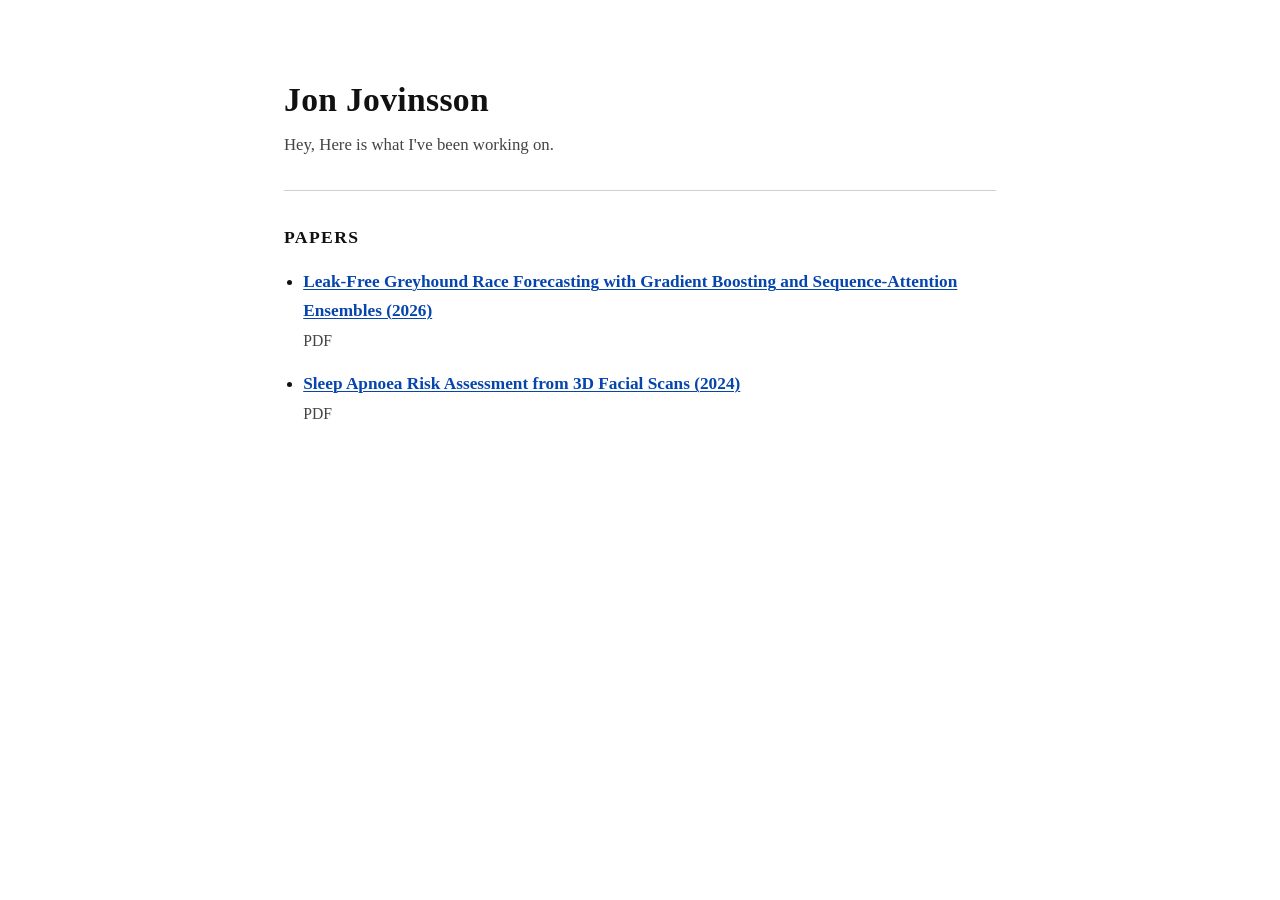
<file: index.html>
<!DOCTYPE html>
<html lang="en">
<head>
  <meta charset="utf-8">
  <meta name="viewport" content="width=device-width, initial-scale=1">
  <title>Jon Jovinsson</title>
  <style>
    :root {
      --fg: #111;
      --muted: #444;
      --rule: #cfcfcf;
      --bg: #fff;
    }

    * {
      box-sizing: border-box;
    }

    body {
      margin: 0;
      background: var(--bg);
      color: var(--fg);
      font-family: Georgia, "Times New Roman", Times, serif;
      line-height: 1.65;
    }

    main {
      max-width: 760px;
      margin: 0 auto;
      padding: 72px 24px 96px;
    }

    h1 {
      margin: 0 0 0.2rem;
      font-size: 2.1rem;
      font-weight: 600;
      letter-spacing: 0.01em;
    }

    p {
      margin: 0 0 1rem;
      font-size: 1.05rem;
    }

    .intro {
      color: var(--muted);
      max-width: 42rem;
    }

    hr {
      border: 0;
      border-top: 1px solid var(--rule);
      margin: 2rem 0;
    }

    h2 {
      margin: 0 0 1rem;
      font-size: 1.1rem;
      font-weight: 600;
      text-transform: uppercase;
      letter-spacing: 0.08em;
    }

    ul {
      margin: 0;
      padding-left: 1.2rem;
    }

    li {
      margin: 0 0 1rem;
    }

    .paper-title {
      display: block;
      font-size: 1.08rem;
      font-weight: 600;
      margin-bottom: 0.15rem;
      color: #0645ad;
      text-decoration: underline;
      text-decoration-thickness: 1px;
      text-underline-offset: 0.14em;
    }

    .paper-title:visited {
      color: #0b0080;
    }

    .paper-title:hover,
    .paper-title:focus {
      color: #042f75;
    }

    .paper-meta {
      color: var(--muted);
      font-size: 0.98rem;
    }

  </style>
</head>
<body>
  <main>
    <h1>Jon Jovinsson</h1>
    <p class="intro">
      Hey, Here is what I've been working on.
    </p>

    <hr>

    <section aria-labelledby="papers">
      <h2 id="papers">Papers</h2>
      <ul>
        <li>
          <a class="paper-title" href="greyhounds.pdf">Leak-Free Greyhound Race Forecasting with Gradient Boosting and Sequence-Attention Ensembles (2026)</a>
          <span class="paper-meta">PDF</span>
        </li>
        <li>
          <a class="paper-title" href="sleepaponea.pdf">Sleep Apnoea Risk Assessment from 3D Facial Scans (2024)</a>
          <span class="paper-meta">PDF</span>
        </li>
      </ul>
    </section>

  </main>
</body>
</html>
</file>
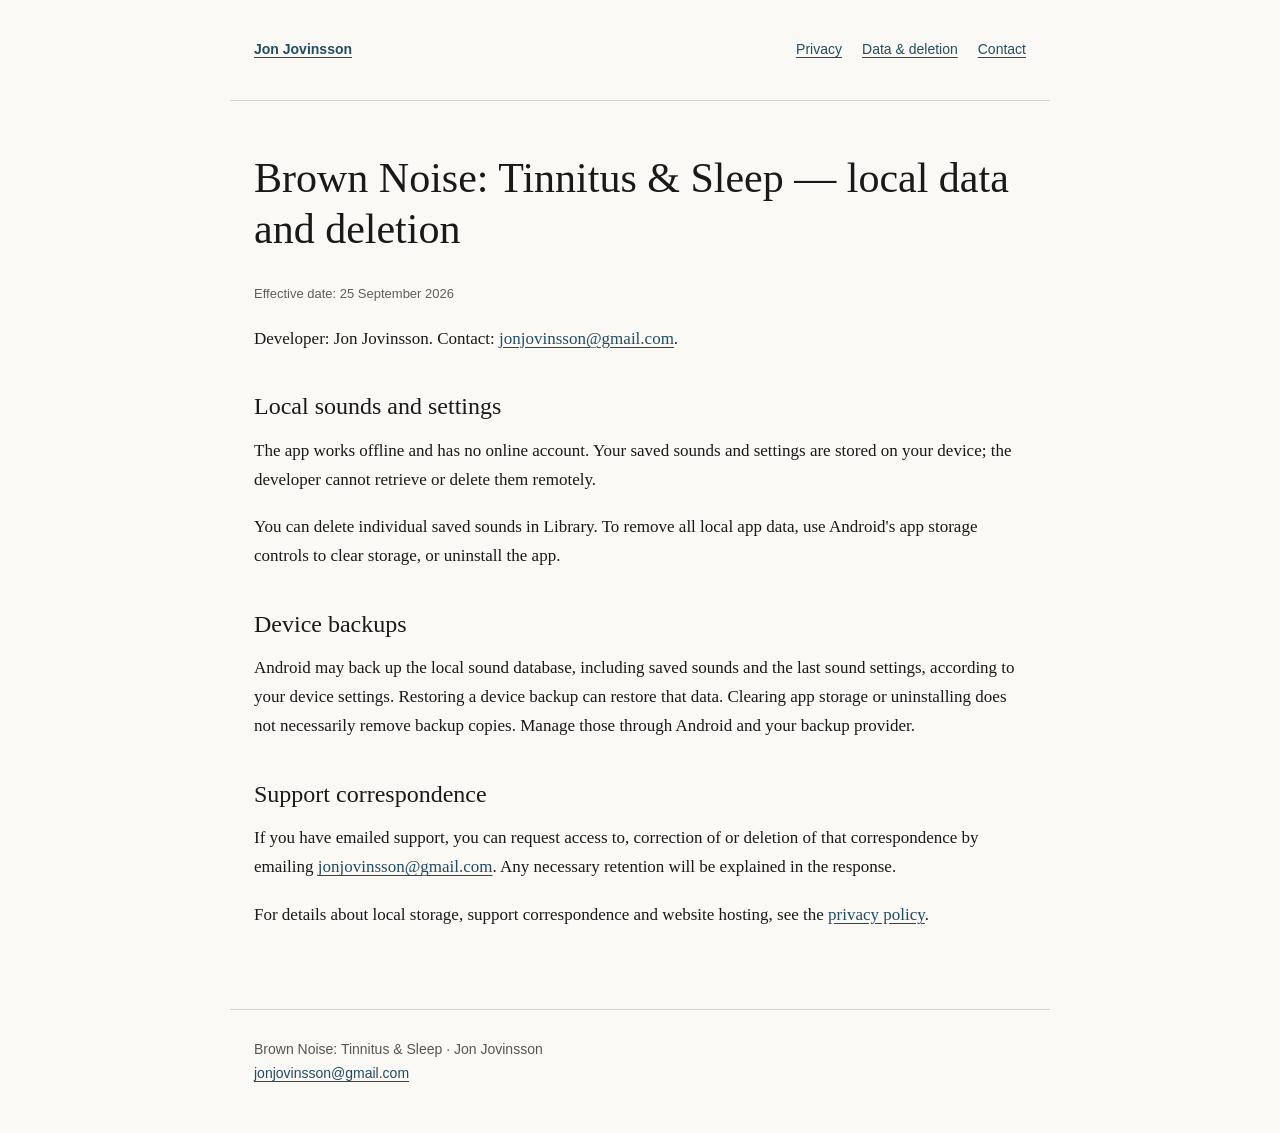
<file: brown-noise/data-deletion/index.html>
<!doctype html>
<html lang="en">
<head>
  <meta charset="utf-8">
  <meta name="viewport" content="width=device-width, initial-scale=1">
  <title>Brown Noise: Tinnitus &amp; Sleep — local data and deletion</title>
  <meta name="description" content="Privacy and support for Brown Noise: Tinnitus &amp; Sleep, the free offline sound app by Jon Jovinsson.">
  <link rel="canonical" href="https://jonjovinsson.com/brown-noise/data-deletion/">
  <link rel="stylesheet" href="/brown-noise/legal.css">
</head>
<body>
  <a class="skip" href="#content">Skip to content</a>
  <header>
    <a class="home" href="/">Jon Jovinsson</a>
    <nav aria-label="App support">
      <a href="/brown-noise/privacy/">Privacy</a>
      <a href="/brown-noise/data-deletion/">Data &amp; deletion</a>
      <a href="mailto:jonjovinsson@gmail.com">Contact</a>
    </nav>
  </header>
  <main id="content">
    <h1>Brown Noise: Tinnitus &amp; Sleep — local data and deletion</h1>
    <p>Effective date: 25 September 2026</p>
    <p>Developer: Jon Jovinsson. Contact: <a href="mailto:jonjovinsson@gmail.com">jonjovinsson@gmail.com</a>.</p>
    <h2>Local sounds and settings</h2>
    <p>The app works offline and has no online account. Your saved sounds and settings are stored on your device; the developer cannot retrieve or delete them remotely.</p>
    <p>You can delete individual saved sounds in Library. To remove all local app data, use Android&#x27;s app storage controls to clear storage, or uninstall the app.</p>
    <h2>Device backups</h2>
    <p>Android may back up the local sound database, including saved sounds and the last sound settings, according to your device settings. Restoring a device backup can restore that data. Clearing app storage or uninstalling does not necessarily remove backup copies. Manage those through Android and your backup provider.</p>
    <h2>Support correspondence</h2>
    <p>If you have emailed support, you can request access to, correction of or deletion of that correspondence by emailing <a href="mailto:jonjovinsson@gmail.com">jonjovinsson@gmail.com</a>. Any necessary retention will be explained in the response.</p>
    <p>For details about local storage, support correspondence and website hosting, see the <a href="/brown-noise/privacy/">privacy policy</a>.</p>
  </main>
  <footer>
    <p>Brown Noise: Tinnitus &amp; Sleep · Jon Jovinsson<br>
    <a href="mailto:jonjovinsson@gmail.com">jonjovinsson@gmail.com</a></p>
  </footer>
</body>
</html>
</file>
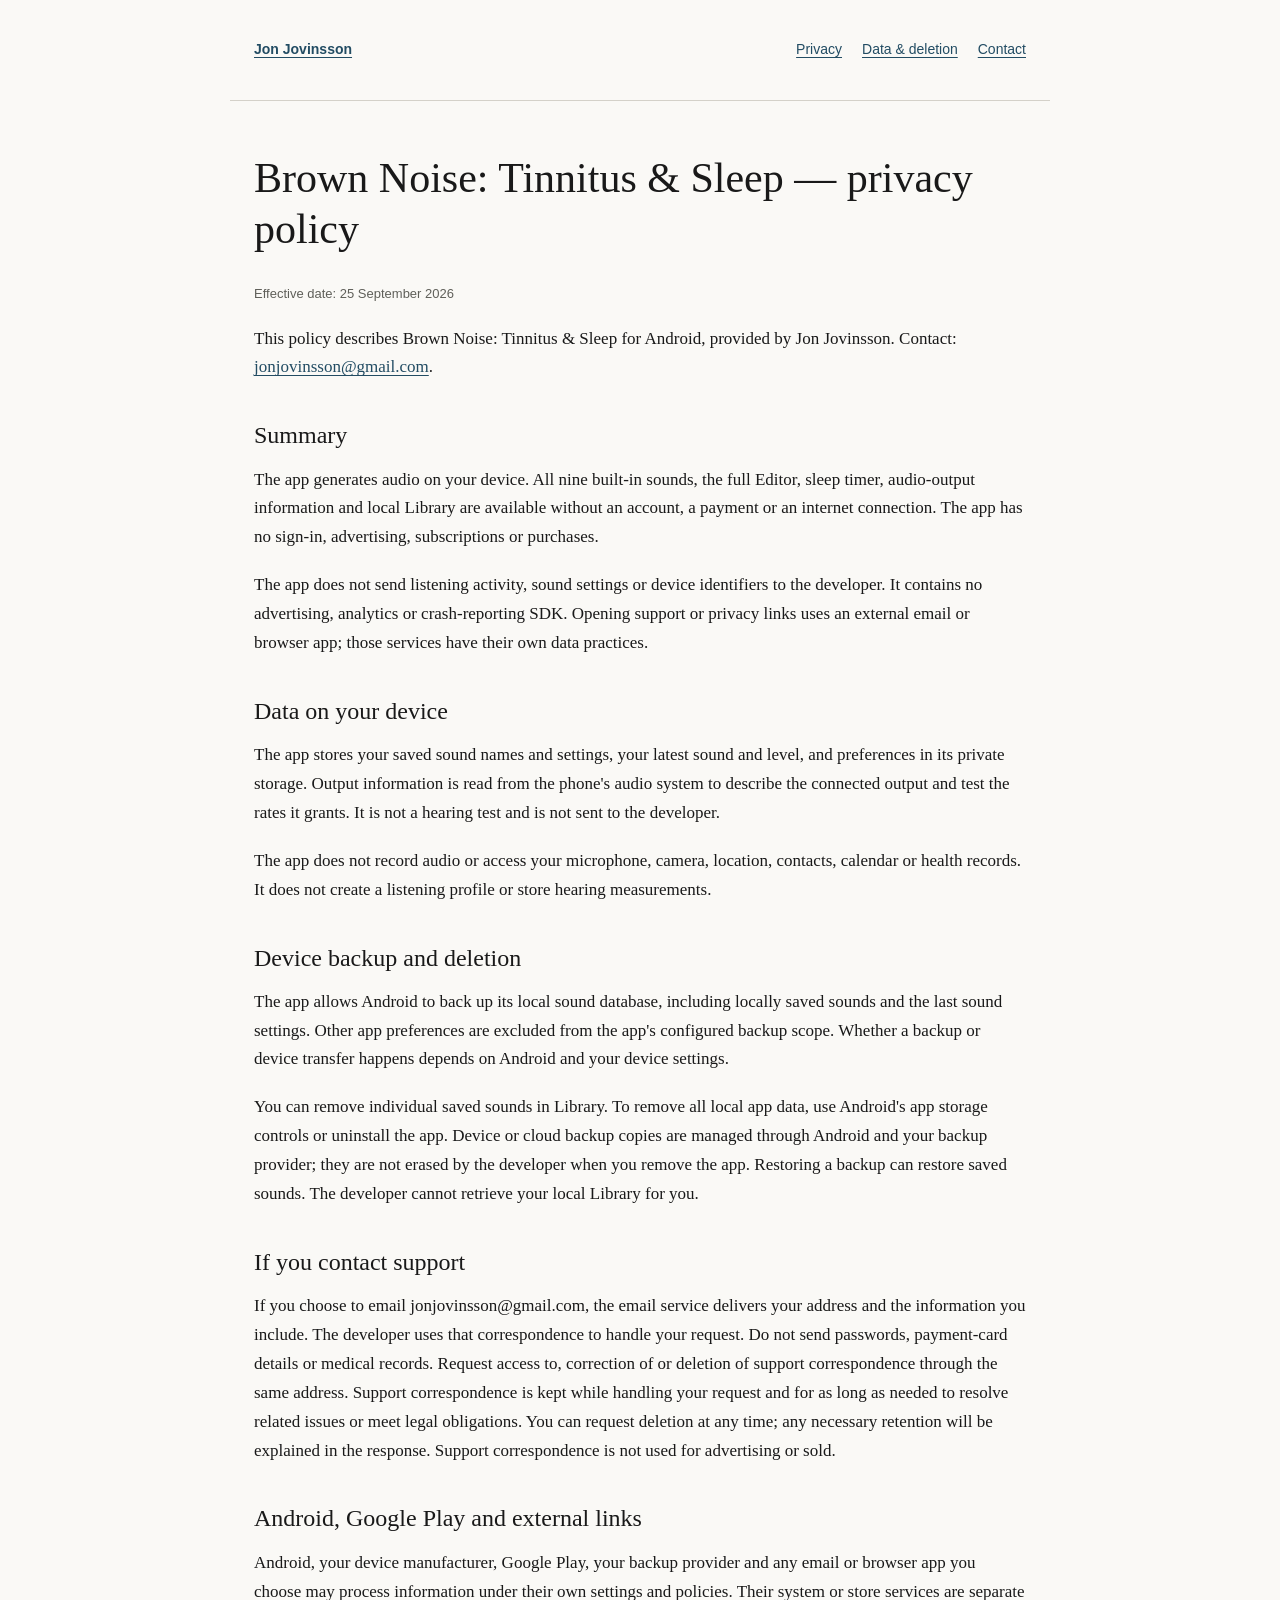
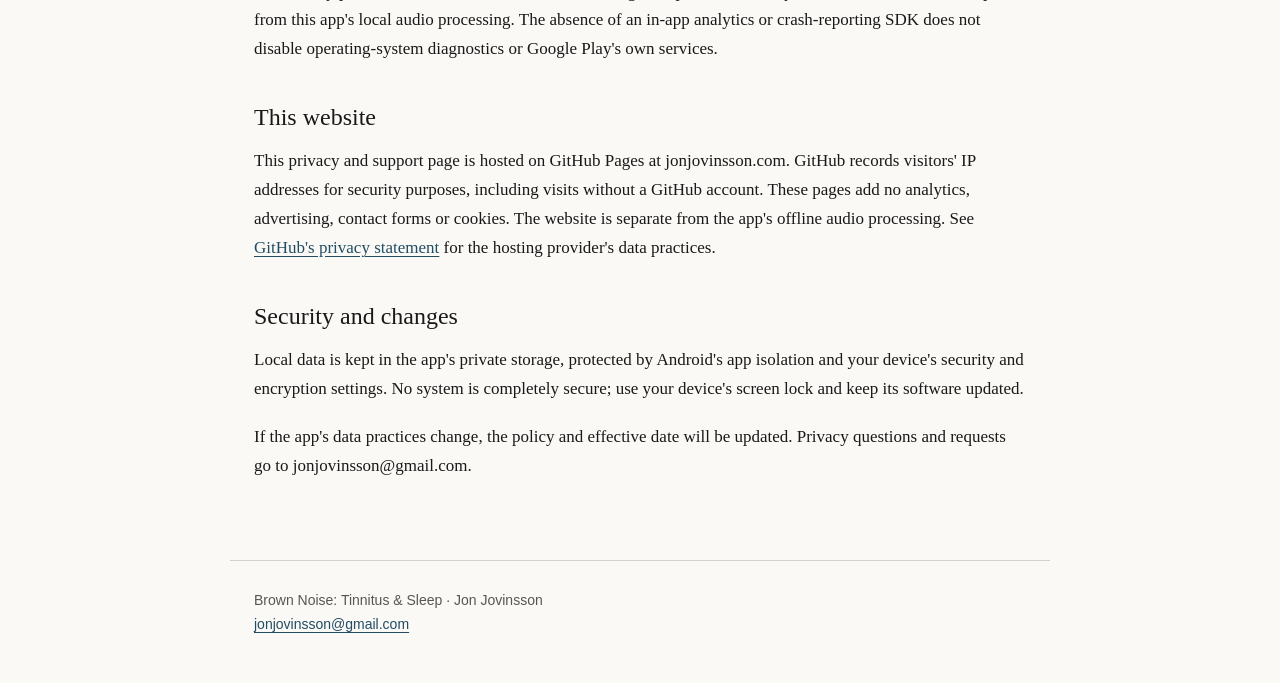
<file: brown-noise/privacy/index.html>
<!doctype html>
<html lang="en">
<head>
  <meta charset="utf-8">
  <meta name="viewport" content="width=device-width, initial-scale=1">
  <title>Brown Noise: Tinnitus &amp; Sleep — privacy policy</title>
  <meta name="description" content="Privacy and support for Brown Noise: Tinnitus &amp; Sleep, the free offline sound app by Jon Jovinsson.">
  <link rel="canonical" href="https://jonjovinsson.com/brown-noise/privacy/">
  <link rel="stylesheet" href="/brown-noise/legal.css">
</head>
<body>
  <a class="skip" href="#content">Skip to content</a>
  <header>
    <a class="home" href="/">Jon Jovinsson</a>
    <nav aria-label="App support">
      <a href="/brown-noise/privacy/">Privacy</a>
      <a href="/brown-noise/data-deletion/">Data &amp; deletion</a>
      <a href="mailto:jonjovinsson@gmail.com">Contact</a>
    </nav>
  </header>
  <main id="content">
    <h1>Brown Noise: Tinnitus &amp; Sleep — privacy policy</h1>
    <p>Effective date: 25 September 2026</p>
    <p>This policy describes Brown Noise: Tinnitus &amp; Sleep for Android, provided by Jon Jovinsson. Contact: <a href="mailto:jonjovinsson@gmail.com">jonjovinsson@gmail.com</a>.</p>
    <h2>Summary</h2>
    <p>The app generates audio on your device. All nine built-in sounds, the full Editor, sleep timer, audio-output information and local Library are available without an account, a payment or an internet connection. The app has no sign-in, advertising, subscriptions or purchases.</p>
    <p>The app does not send listening activity, sound settings or device identifiers to the developer. It contains no advertising, analytics or crash-reporting SDK. Opening support or privacy links uses an external email or browser app; those services have their own data practices.</p>
    <h2>Data on your device</h2>
    <p>The app stores your saved sound names and settings, your latest sound and level, and preferences in its private storage. Output information is read from the phone&#x27;s audio system to describe the connected output and test the rates it grants. It is not a hearing test and is not sent to the developer.</p>
    <p>The app does not record audio or access your microphone, camera, location, contacts, calendar or health records. It does not create a listening profile or store hearing measurements.</p>
    <h2>Device backup and deletion</h2>
    <p>The app allows Android to back up its local sound database, including locally saved sounds and the last sound settings. Other app preferences are excluded from the app&#x27;s configured backup scope. Whether a backup or device transfer happens depends on Android and your device settings.</p>
    <p>You can remove individual saved sounds in Library. To remove all local app data, use Android&#x27;s app storage controls or uninstall the app. Device or cloud backup copies are managed through Android and your backup provider; they are not erased by the developer when you remove the app. Restoring a backup can restore saved sounds. The developer cannot retrieve your local Library for you.</p>
    <h2>If you contact support</h2>
    <p>If you choose to email jonjovinsson@gmail.com, the email service delivers your address and the information you include. The developer uses that correspondence to handle your request. Do not send passwords, payment-card details or medical records. Request access to, correction of or deletion of support correspondence through the same address. Support correspondence is kept while handling your request and for as long as needed to resolve related issues or meet legal obligations. You can request deletion at any time; any necessary retention will be explained in the response. Support correspondence is not used for advertising or sold.</p>
    <h2>Android, Google Play and external links</h2>
    <p>Android, your device manufacturer, Google Play, your backup provider and any email or browser app you choose may process information under their own settings and policies. Their system or store services are separate from this app&#x27;s local audio processing. The absence of an in-app analytics or crash-reporting SDK does not disable operating-system diagnostics or Google Play&#x27;s own services.</p>
    <h2>This website</h2>
    <p>This privacy and support page is hosted on GitHub Pages at jonjovinsson.com. GitHub records visitors&#x27; IP addresses for security purposes, including visits without a GitHub account. These pages add no analytics, advertising, contact forms or cookies. The website is separate from the app&#x27;s offline audio processing. See <a href="https://docs.github.com/en/site-policy/privacy-policies/github-general-privacy-statement">GitHub&#x27;s privacy statement</a> for the hosting provider&#x27;s data practices.</p>
    <h2>Security and changes</h2>
    <p>Local data is kept in the app&#x27;s private storage, protected by Android&#x27;s app isolation and your device&#x27;s security and encryption settings. No system is completely secure; use your device&#x27;s screen lock and keep its software updated.</p>
    <p>If the app&#x27;s data practices change, the policy and effective date will be updated. Privacy questions and requests go to jonjovinsson@gmail.com.</p>
  </main>
  <footer>
    <p>Brown Noise: Tinnitus &amp; Sleep · Jon Jovinsson<br>
    <a href="mailto:jonjovinsson@gmail.com">jonjovinsson@gmail.com</a></p>
  </footer>
</body>
</html>
</file>
<file: brown-noise/legal.css>
:root { color-scheme: light; color: #191919; background: #faf9f6; }
* { box-sizing: border-box; }
body { margin: 0; font-family: Georgia, 'Times New Roman', serif; line-height: 1.7; }
header, main, footer { max-width: 820px; margin: auto; padding: 28px 24px; }
header { display: flex; justify-content: space-between; flex-wrap: wrap; gap: 12px 28px; border-bottom: 1px solid #d4d1c9; }
header, footer { font-family: Arial, sans-serif; font-size: 14px; }
nav { display: flex; gap: 20px; flex-wrap: wrap; }
nav a { display: inline-flex; align-items: center; min-height: 44px; }
.home { display: inline-flex; align-items: center; font-weight: 600; }
main { padding-top: 52px; padding-bottom: 60px; }
h1 { font-size: clamp(30px, 5vw, 42px); font-weight: 500; line-height: 1.22; margin: 0 0 28px; }
h2 { font-size: 24px; font-weight: 500; line-height: 1.3; margin: 38px 0 14px; }
p { font-size: 17px; margin: 0 0 19px; overflow-wrap: anywhere; }
main > p:first-of-type { font-family: Arial, sans-serif; font-size: 13px; color: #5f5f59; }
a { color: #224c63; text-underline-offset: .2em; }
a:focus-visible { outline: 2px solid #224c63; outline-offset: 5px; }
footer { border-top: 1px solid #d4d1c9; color: #575750; }
footer p { font-size: 14px; }
.skip { position: absolute; top: -100px; left: 16px; background: #faf9f6; padding: 12px; }
.skip:focus { top: 8px; }
@media (max-width: 480px) { main { padding-top: 32px; } header { padding-top: 18px; padding-bottom: 14px; } }
</file>
